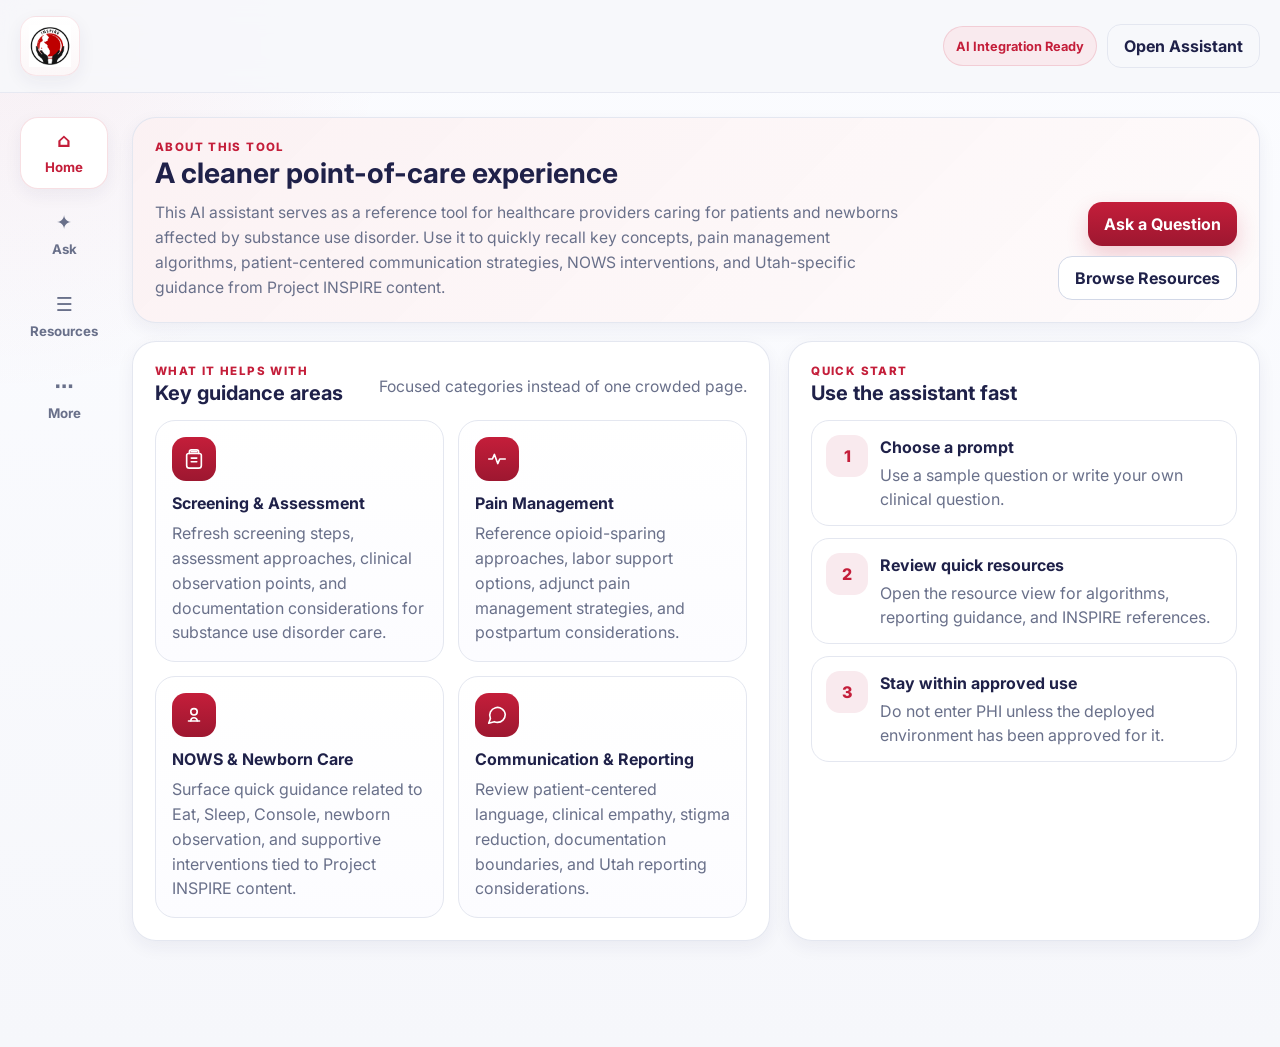
<file: index.html>
<!doctype html>
<html lang="en">
<head>
  <meta charset="utf-8" />
  <meta name="viewport" content="width=device-width, initial-scale=1" />
  <title>INSPIRE Clinical AI Assistant</title>
  <meta
    name="description"
    content="Project INSPIRE Clinical AI Assistant reference interface for substance use disorder care in pregnancy and childbirth."
  />
  <link rel="preconnect" href="https://fonts.googleapis.com" />
  <link rel="preconnect" href="https://fonts.gstatic.com" crossorigin />
  <link
    href="https://fonts.googleapis.com/css2?family=Inter:wght@300;400;500;600;700;800&display=swap"
    rel="stylesheet"
  />
  <link rel="stylesheet" href="styles.css" />
</head>
<body>
  <div class="app-shell">
    <header class="app-header">
      <div class="app-header__inner">
        <div class="brand-block">
          <div class="brand-logo">
            <img
              src="Assets/logo_INSPIRE%202.png"
              alt="Project INSPIRE logo"
              class="logo-image"
              id="brandLogo"
            />
          </div>
        </div>

        <div class="header-actions">
          <div class="status-pill">AI Integration Ready</div>
          <button class="ghost-button" type="button" data-jump-view="ask">Open Assistant</button>
        </div>
      </div>
    </header>

    <main class="app-main">
      <aside class="app-sidebar" aria-label="Primary navigation">
        <nav class="side-nav" id="desktopNav">
          <button class="nav-button is-active" type="button" data-view="home">
            <span class="nav-icon">⌂</span>
            <span>Home</span>
          </button>
          <button class="nav-button" type="button" data-view="ask">
            <span class="nav-icon">✦</span>
            <span>Ask</span>
          </button>
          <button class="nav-button" type="button" data-view="resources">
            <span class="nav-icon">☰</span>
            <span>Resources</span>
          </button>
          <button class="nav-button" type="button" data-view="more">
            <span class="nav-icon">⋯</span>
            <span>More</span>
          </button>
        </nav>
      </aside>

      <section class="app-content">
        <section class="view-panel is-active" id="view-home" data-view-panel="home" aria-labelledby="view-home-title">
          <div class="hero-card surface-card">
            <div class="hero-copy">
              <p class="eyebrow">About This Tool</p>
              <h2 id="view-home-title">A cleaner point-of-care experience</h2>
              <p id="aboutCopy" class="hero-text"></p>
            </div>
            <div class="hero-actions">
              <button class="primary-button" type="button" data-jump-view="ask">Ask a Question</button>
              <button class="secondary-button" type="button" data-jump-view="resources">Browse Resources</button>
            </div>
          </div>

          <div class="content-grid content-grid--home">
            <section class="surface-card">
              <div class="section-head">
                <div>
                  <p class="eyebrow">What it helps with</p>
                  <h3>Key guidance areas</h3>
                </div>
                <p class="section-note">Focused categories instead of one crowded page.</p>
              </div>
              <div class="feature-grid" id="featureGrid"></div>
            </section>

            <section class="surface-card">
              <div class="section-head">
                <div>
                  <p class="eyebrow">Quick Start</p>
                  <h3>Use the assistant fast</h3>
                </div>
              </div>
              <div class="step-list">
                <article class="step-card">
                  <span class="step-number">1</span>
                  <div>
                    <h4>Choose a prompt</h4>
                    <p>Use a sample question or write your own clinical question.</p>
                  </div>
                </article>
                <article class="step-card">
                  <span class="step-number">2</span>
                  <div>
                    <h4>Review quick resources</h4>
                    <p>Open the resource view for algorithms, reporting guidance, and INSPIRE references.</p>
                  </div>
                </article>
                <article class="step-card">
                  <span class="step-number">3</span>
                  <div>
                    <h4>Stay within approved use</h4>
                    <p>Do not enter PHI unless the deployed environment has been approved for it.</p>
                  </div>
                </article>
              </div>
            </section>
          </div>
        </section>

        <section class="view-panel" id="view-ask" data-view-panel="ask" aria-labelledby="view-ask-title" hidden>
          <div class="content-grid content-grid--ask">
            <section class="surface-card assistant-card assistant-card--main">
              <div class="section-head">
                <div>
                  <p class="eyebrow">Assistant</p>
                  <h2 id="view-ask-title">Your SUD care assistant for pregnancy and childbirth</h2>
                  <p class="section-text" id="heroCopy"></p>
                </div>
              </div>

              <div class="assistant-window">
                <div class="assistant-thread">
                  <article class="chat-bubble chat-bubble--assistant">
                    <p class="chat-role">Assistant</p>
                    <p>
                      Ask about screening, pain management, NOWS interventions, Utah laws and policies,
                      patient-centered communication, or a Project INSPIRE scenario.
                    </p>
                  </article>
                </div>

                <form class="assistant-composer" id="assistantComposer">
                  <label class="sr-only" for="assistantInput">Question for the AI assistant</label>
                  <textarea
                    id="assistantInput"
                    name="assistantInput"
                    rows="5"
                    placeholder="Type your clinical question here. Example: What is an opioid-sparing protocol for patients in labor with a history of SUD?"
                  ></textarea>

                  <div class="composer-meta">
                    <div class="composer-status" id="composerStatus">Select a prompt below to load it here.</div>
                    <div class="character-count" id="characterCount">0 characters</div>
                  </div>

                  <div class="composer-actions">
                    <button class="secondary-button" type="button" id="clearInputButton">Clear</button>
                    <button class="primary-button" type="submit" id="sendButton" disabled>AI Integration Pending</button>
                  </div>
                </form>
              </div>
            </section>

            <aside class="surface-card assistant-card assistant-card--side">
              <div class="section-head">
                <div>
                  <p class="eyebrow">Example Questions</p>
                  <h3>Tap to preload</h3>
                  <p class="section-text">Mobile-friendly prompt chips keep typing to a minimum.</p>
                </div>
              </div>
              <div class="prompt-list" id="promptList"></div>
            </aside>
          </div>
        </section>

        <section class="view-panel" id="view-resources" data-view-panel="resources" aria-labelledby="view-resources-title" hidden>
          <div class="content-grid">
            <section class="surface-card">
              <div class="section-head section-head--stack-mobile">
                <div>
                  <p class="eyebrow">Resources</p>
                  <h2 id="view-resources-title">Key clinical resources</h2>
                  <p class="section-text">Search and browse the core quick-reference areas without crowding the assistant screen.</p>
                </div>
                <label class="search-shell" for="resourceSearch">
                  <span class="sr-only">Search resources</span>
                  <input type="search" id="resourceSearch" placeholder="Search resources" />
                </label>
              </div>

              <div class="accordion" id="resourceAccordion"></div>
              <p class="empty-state" id="resourceEmptyState" hidden>No resources match that search.</p>
            </section>
          </div>
        </section>

        <section class="view-panel" id="view-more" data-view-panel="more" aria-labelledby="view-more-title" hidden>
          <div class="content-grid">
            <section class="surface-card">
              <div class="section-head">
                <div>
                  <p class="eyebrow">More</p>
                  <h2 id="view-more-title">Additional quick access</h2>
                  <p class="section-text">Secondary content lives here so the main clinical workflow stays focused.</p>
                </div>
              </div>

              <div class="quick-access-grid" id="quickAccess"></div>
            </section>

            <section class="surface-card">
              <div class="section-head">
                <div>
                  <p class="eyebrow">Privacy &amp; Compliance</p>
                  <h3>Approved use reminder</h3>
                </div>
              </div>
              <p class="section-text" id="privacyCopy"></p>
            </section>
          </div>
        </section>
      </section>
    </main>

    <nav class="mobile-nav" aria-label="Mobile navigation" id="mobileNav">
      <button class="mobile-nav__button is-active" type="button" data-view="home">
        <span class="mobile-nav__icon">⌂</span>
        <span class="mobile-nav__label">Home</span>
      </button>
      <button class="mobile-nav__button" type="button" data-view="ask">
        <span class="mobile-nav__icon">✦</span>
        <span class="mobile-nav__label">Ask</span>
      </button>
      <button class="mobile-nav__button" type="button" data-view="resources">
        <span class="mobile-nav__icon">☰</span>
        <span class="mobile-nav__label">Resources</span>
      </button>
      <button class="mobile-nav__button" type="button" data-view="more">
        <span class="mobile-nav__icon">⋯</span>
        <span class="mobile-nav__label">More</span>
      </button>
    </nav>
  </div>

  <script src="app.js" defer></script>
</body>
</html>
</file>
<file: styles.css>
:root{
  --bg:#f6f7fb;
  --surface:#ffffff;
  --surface-soft:#fcf7f8;
  --text:#1f2149;
  --muted:#69708a;
  --primary:#c41e3a;
  --primary-dark:#9d1730;
  --primary-soft:#f9eaee;
  --border:#e4e7f0;
  --border-strong:#d2d8e7;
  --shadow-sm:0 6px 18px rgba(27, 33, 77, 0.06);
  --shadow-md:0 16px 44px rgba(27, 33, 77, 0.08);
  --radius-lg:24px;
  --radius-md:18px;
  --radius-sm:14px;
  --max-w:1320px;
  --header-h:88px;
  --mobile-nav-h:78px;
}

*{box-sizing:border-box}
html{scroll-behavior:smooth}
body{
  margin:0;
  font-family:Inter,system-ui,-apple-system,"Segoe UI",Roboto,Arial,sans-serif;
  background:
    radial-gradient(circle at top left, rgba(196,30,58,0.06), transparent 24%),
    linear-gradient(180deg, #fbfcff 0%, var(--bg) 100%);
  color:var(--text);
  -webkit-font-smoothing:antialiased;
  text-rendering:optimizeLegibility;
}
img{display:block;max-width:100%}
button,input,textarea{font:inherit}
button{cursor:pointer}

.sr-only{
  position:absolute;
  width:1px;
  height:1px;
  padding:0;
  margin:-1px;
  overflow:hidden;
  clip:rect(0,0,0,0);
  white-space:nowrap;
  border:0;
}

.app-shell{
  min-height:100vh;
}

.app-header{
  position:sticky;
  top:0;
  z-index:50;
  background:rgba(246,247,251,0.88);
  backdrop-filter:blur(14px);
  border-bottom:1px solid rgba(228,231,240,0.85);
}

.app-header__inner{
  max-width:var(--max-w);
  min-height:var(--header-h);
  margin:0 auto;
  padding:16px 20px;
  display:flex;
  align-items:center;
  justify-content:space-between;
  gap:18px;
}

.brand-block{
  display:flex;
  align-items:center;
  gap:0;
  min-width:0;
}

.brand-logo{
  position:relative;
  width:60px;
  height:60px;
  border-radius:16px;
  background:linear-gradient(180deg,#fff, var(--surface-soft));
  border:1px solid rgba(196,30,58,0.10);
  box-shadow:var(--shadow-sm);
  padding:8px;
  flex:0 0 auto;
}

.logo-image{
  width:100%;
  height:100%;
  object-fit:contain;
  position:relative;
  z-index:2;
}

.logo-image.is-hidden{opacity:0;visibility:hidden}

.logo-fallback{
  position:absolute;
  inset:8px;
  display:grid;
  place-items:center;
  border:1px dashed rgba(196,30,58,0.26);
  border-radius:12px;
  color:var(--primary);
  font-size:0.78rem;
  font-weight:800;
  letter-spacing:0.12em;
  z-index:1;
}

/* LOGO-ONLY HEADER FIX */
.brand-copy{
  display:none;
}

.brand-copy h1{
  margin:2px 0 4px;
  font-size:1.2rem;
  line-height:1.15;
}
.brand-subtitle{
  margin:0;
  color:var(--muted);
  font-size:0.92rem;
  line-height:1.35;
}
.eyebrow{
  margin:0;
  color:var(--primary);
  text-transform:uppercase;
  letter-spacing:0.12em;
  font-size:0.72rem;
  font-weight:800;
}

.header-actions{
  display:flex;
  align-items:center;
  gap:10px;
  flex:0 0 auto;
}

.status-pill{
  display:inline-flex;
  align-items:center;
  min-height:40px;
  padding:0 12px;
  border-radius:999px;
  border:1px solid rgba(196,30,58,0.14);
  background:var(--primary-soft);
  color:var(--primary);
  font-size:0.8rem;
  font-weight:700;
}

.primary-button,
.secondary-button,
.ghost-button{
  border:none;
  border-radius:14px;
  min-height:44px;
  padding:0 16px;
  font-weight:700;
  transition:transform .18s ease, box-shadow .18s ease, background-color .18s ease, border-color .18s ease;
}

.primary-button{
  background:linear-gradient(180deg, var(--primary), var(--primary-dark));
  color:#fff;
  box-shadow:0 10px 22px rgba(196,30,58,0.20);
}
.primary-button:hover{transform:translateY(-1px)}
.primary-button:disabled{
  opacity:0.6;
  cursor:not-allowed;
  transform:none;
}
.secondary-button{
  background:#fff;
  color:var(--text);
  border:1px solid var(--border-strong);
}
.secondary-button:hover,
.ghost-button:hover{background:#fff}
.ghost-button{
  background:transparent;
  color:var(--text);
  border:1px solid var(--border);
}

.app-main{
  max-width:var(--max-w);
  margin:0 auto;
  padding:24px 20px calc(var(--mobile-nav-h) + 28px);
  display:grid;
  grid-template-columns:88px minmax(0,1fr);
  gap:24px;
}

.app-sidebar{
  position:sticky;
  top:calc(var(--header-h) + 20px);
  align-self:start;
}

.side-nav{
  display:flex;
  flex-direction:column;
  gap:10px;
}

.nav-button,
.mobile-nav__button{
  border:none;
  background:transparent;
  color:var(--muted);
}

.nav-button{
  min-height:72px;
  padding:12px 8px;
  border-radius:18px;
  border:1px solid transparent;
  display:flex;
  flex-direction:column;
  align-items:center;
  justify-content:center;
  gap:8px;
  font-size:0.83rem;
  font-weight:700;
}

.nav-button.is-active{
  background:#fff;
  color:var(--primary);
  border-color:rgba(196,30,58,0.14);
  box-shadow:var(--shadow-sm);
}

.nav-icon{
  font-size:1.2rem;
  line-height:1;
}

.app-content{
  min-width:0;
}

.view-panel{display:block}
.view-panel[hidden]{display:none}

.surface-card{
  background:rgba(255,255,255,0.92);
  border:1px solid rgba(228,231,240,0.98);
  border-radius:var(--radius-lg);
  box-shadow:var(--shadow-sm);
  padding:22px;
}

.hero-card{
  display:flex;
  align-items:end;
  justify-content:space-between;
  gap:18px;
  margin-bottom:18px;
  background:
    linear-gradient(135deg, rgba(196,30,58,0.06), rgba(196,30,58,0.02)),
    #fff;
}

.hero-copy{max-width:760px}
.hero-copy h2,
.section-head h2,
.section-head h3{
  margin:4px 0 0;
  line-height:1.12;
}
.hero-copy h2,
.section-head h2{font-size:clamp(1.55rem, 2.2vw, 2.2rem)}
.section-head h3{font-size:1.25rem}
.hero-text,
.section-text,
.section-note{
  margin:10px 0 0;
  color:var(--muted);
  line-height:1.6;
  font-size:0.98rem;
}
.hero-actions{
  display:flex;
  gap:10px;
  flex-wrap:wrap;
  justify-content:flex-end;
}

.content-grid{
  display:grid;
  gap:18px;
}
.content-grid--home{
  grid-template-columns:1.15fr .85fr;
}
.content-grid--ask{
  grid-template-columns:minmax(0,1.35fr) minmax(320px,0.65fr);
  align-items:start;
}

.section-head{
  display:flex;
  align-items:flex-start;
  justify-content:space-between;
  gap:14px;
  margin-bottom:16px;
}
.section-head--stack-mobile{align-items:center}

.feature-grid{
  display:grid;
  grid-template-columns:repeat(2, minmax(0,1fr));
  gap:14px;
}
.feature-card{
  border:1px solid var(--border);
  border-radius:20px;
  padding:16px;
  background:linear-gradient(180deg,#fff, #fcfcff);
}
.feature-icon{
  width:44px;
  height:44px;
  border-radius:14px;
  display:grid;
  place-items:center;
  background:linear-gradient(180deg,var(--primary),var(--primary-dark));
  color:#fff;
  margin-bottom:12px;
}
.feature-icon svg{width:22px;height:22px;stroke:currentColor}
.feature-card h3{
  margin:0 0 8px;
  font-size:1rem;
}
.feature-card p{margin:0;color:var(--muted);line-height:1.55}

.step-list{
  display:grid;
  gap:12px;
}
.step-card{
  display:grid;
  grid-template-columns:42px minmax(0,1fr);
  gap:12px;
  align-items:flex-start;
  border:1px solid var(--border);
  border-radius:18px;
  padding:14px;
  background:#fff;
}
.step-number{
  width:42px;
  height:42px;
  border-radius:14px;
  display:grid;
  place-items:center;
  font-weight:800;
  color:var(--primary);
  background:var(--primary-soft);
}
.step-card h4{margin:2px 0 6px;font-size:1rem}
.step-card p{margin:0;color:var(--muted);line-height:1.5}

.assistant-window{
  display:grid;
  gap:16px;
}
.assistant-thread{
  min-height:180px;
  border:1px solid var(--border);
  border-radius:22px;
  background:linear-gradient(180deg,#fff,#fbfcff);
  padding:16px;
}
.chat-bubble{
  max-width:760px;
  border-radius:18px;
  padding:14px 16px;
}
.chat-bubble--assistant{
  background:var(--primary-soft);
  border:1px solid rgba(196,30,58,0.12);
}
.chat-role{
  margin:0 0 8px;
  font-size:0.78rem;
  font-weight:800;
  letter-spacing:0.08em;
  text-transform:uppercase;
  color:var(--primary);
}
.chat-bubble p:last-child{margin:0;line-height:1.6}

.assistant-composer{
  display:grid;
  gap:12px;
}
.assistant-composer textarea{
  width:100%;
  min-height:150px;
  resize:vertical;
  border:1px solid var(--border-strong);
  border-radius:18px;
  padding:16px;
  background:#fff;
  color:var(--text);
  line-height:1.55;
}
.assistant-composer textarea:focus,
.search-shell input:focus{
  outline:2px solid rgba(196,30,58,0.18);
  outline-offset:2px;
  border-color:rgba(196,30,58,0.30);
}
.composer-meta,
.composer-actions{
  display:flex;
  align-items:center;
  justify-content:space-between;
  gap:12px;
  flex-wrap:wrap;
}
.composer-status,
.character-count{
  color:var(--muted);
  font-size:0.88rem;
}

.prompt-list{
  display:grid;
  gap:10px;
  max-height:720px;
  overflow:auto;
  padding-right:4px;
}
.prompt-button{
  width:100%;
  text-align:left;
  border:1px solid var(--border);
  background:#fff;
  border-radius:18px;
  padding:14px;
  color:var(--text);
  line-height:1.45;
  transition:border-color .18s ease, transform .18s ease, box-shadow .18s ease;
}
.prompt-button:hover{
  border-color:rgba(196,30,58,0.22);
  transform:translateY(-1px);
  box-shadow:var(--shadow-sm);
}

.search-shell{
  display:flex;
  align-items:center;
  min-width:min(280px,100%);
}
.search-shell input{
  width:100%;
  min-height:44px;
  border-radius:14px;
  border:1px solid var(--border-strong);
  padding:0 14px;
  background:#fff;
}

.accordion{display:grid;gap:12px}
.accordion-item{
  border:1px solid var(--border);
  border-radius:18px;
  overflow:hidden;
  background:#fff;
}
.accordion-trigger{
  width:100%;
  border:none;
  background:#fff;
  padding:16px;
  display:flex;
  align-items:flex-start;
  justify-content:space-between;
  gap:14px;
  text-align:left;
}
.accordion-copy{display:grid;gap:4px}
.accordion-title{
  font-size:1rem;
  font-weight:700;
  color:var(--text);
}
.accordion-subtitle{
  color:var(--muted);
  line-height:1.5;
  font-size:0.92rem;
}
.accordion-icon{
  width:32px;
  height:32px;
  flex:0 0 auto;
  border-radius:10px;
  display:grid;
  place-items:center;
  background:var(--primary-soft);
  color:var(--primary);
  font-size:1.2rem;
  font-weight:800;
  transition:transform .2s ease;
}
.accordion-trigger[aria-expanded="true"] .accordion-icon{transform:rotate(45deg)}
.accordion-content-inner{
  padding:0 16px 16px;
}
.accordion-body{
  border-top:1px solid var(--border);
  padding-top:14px;
}
.accordion-body p{
  margin:0 0 10px;
  color:var(--muted);
  line-height:1.6;
}
.inline-list{
  margin:0;
  padding-left:18px;
  display:grid;
  gap:8px;
  color:var(--text);
}

.quick-access-grid{
  display:grid;
  grid-template-columns:repeat(3, minmax(0,1fr));
  gap:14px;
}
.quick-card{
  border:1px solid var(--border);
  border-radius:20px;
  padding:16px;
  background:linear-gradient(180deg,#fff,#fcfcff);
}
.quick-card h4{margin:0 0 8px;font-size:1rem}
.quick-card p{margin:0;color:var(--muted);line-height:1.55}
.empty-state{
  margin:14px 0 0;
  color:var(--muted);
}

.mobile-nav{
  position:fixed;
  left:0;
  right:0;
  bottom:0;
  z-index:60;
  display:none;
  gap:8px;
  padding:10px 12px calc(10px + env(safe-area-inset-bottom));
  background:rgba(246,247,251,0.94);
  backdrop-filter:blur(14px);
  border-top:1px solid rgba(228,231,240,0.92);
}
.mobile-nav__button{
  flex:1 1 0;
  min-height:58px;
  border-radius:18px;
  display:flex;
  flex-direction:column;
  align-items:center;
  justify-content:center;
  gap:4px;
  font-weight:700;
  color:var(--muted);
}
.mobile-nav__button.is-active{
  background:#fff;
  color:var(--primary);
  border:1px solid rgba(196,30,58,0.14);
  box-shadow:var(--shadow-sm);
}
.mobile-nav__icon{font-size:1.05rem;line-height:1}
.mobile-nav__label{font-size:0.74rem}

@media (max-width: 1080px){
  .content-grid--home,
  .content-grid--ask,
  .quick-access-grid{
    grid-template-columns:1fr;
  }
  .assistant-card--side{order:-1}
}

@media (max-width: 900px){
  .app-main{
    grid-template-columns:1fr;
  }
  .app-sidebar{display:none}
  .mobile-nav{display:flex}
}

@media (max-width: 720px){
  :root{
    --header-h:auto;
  }
  .app-header__inner,
  .hero-card,
  .section-head,
  .composer-meta,
  .composer-actions{
    flex-direction:column;
    align-items:stretch;
  }
  .header-actions{
    width:100%;
    justify-content:space-between;
  }
  .hero-actions{justify-content:stretch}
  .hero-actions > *{flex:1 1 auto}
  .search-shell{min-width:100%}
  .feature-grid{grid-template-columns:1fr}
  .surface-card{padding:18px}
  .app-main{padding:18px 14px calc(var(--mobile-nav-h) + 24px)}
  .app-header__inner{padding:14px}
  .brand-subtitle{font-size:0.86rem}
}
</file>
